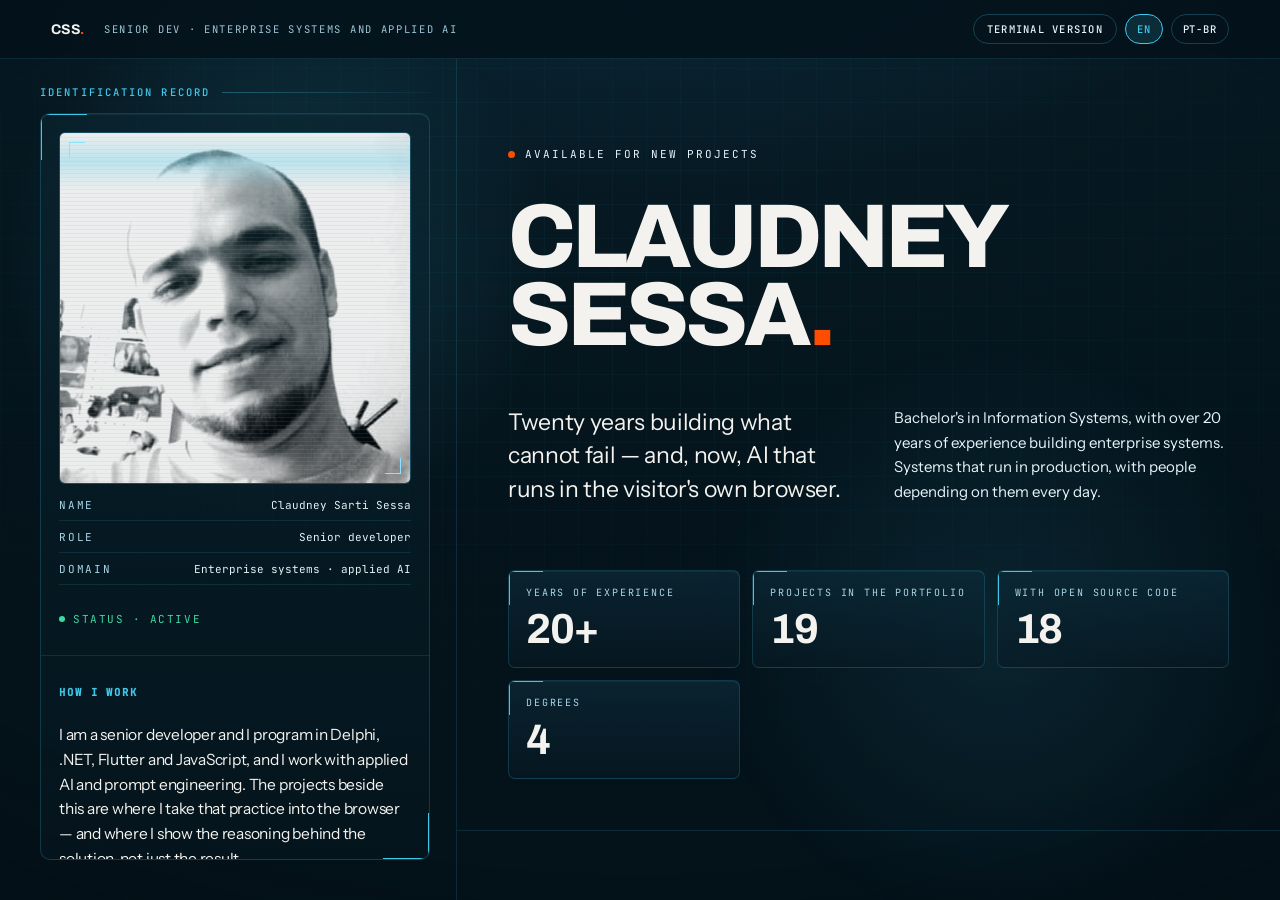
<file: index.html>
<!doctype html>
<html lang="en">
  <head>
    <meta charset="utf-8" />
    <meta name="viewport" content="width=device-width, initial-scale=1" />
    <title>Claudney Sarti Sessa — Senior developer · applied AI</title>
    <meta
      name="description"
      content="Senior systems analyst with over 20 years building enterprise systems, now taking applied AI into the browser. Projects with live demos and open source code."
    />
    <link rel="preload" href="./assets/fonts/archivo-latin.woff2" as="font" type="font/woff2" crossorigin />
    <link rel="stylesheet" href="./assets/studio.css" />
    <link
      rel="icon"
      href="data:image/svg+xml,<svg xmlns='http://www.w3.org/2000/svg' viewBox='0 0 32 32'><text y='26' font-size='26'>◎</text></svg>"
    />
  </head>
  <body>
    <!-- cenário: cinco camadas fixas, sem conteúdo, atrás de tudo -->
    <div class="bg-layer bg-base" aria-hidden="true"></div>
    <div class="bg-layer bg-grid" aria-hidden="true"></div>
    <div class="bg-layer bg-halo-a" aria-hidden="true"></div>
    <div class="bg-layer bg-halo-b" aria-hidden="true"></div>
    <div class="bg-layer bg-vignette" aria-hidden="true"></div>

    <div class="page">
      <header class="topbar">
        <span class="brand">CSS<i>.</i></span>
        <span class="nav-role" id="navRole"></span>
        <div class="topbar-actions">
          <a class="pill" id="terminalBtn" href="./terminal.html"></a>
          <button class="pill pill--lang lang" type="button" data-lang="en" aria-pressed="false">EN</button>
          <button class="pill pill--lang lang" type="button" data-lang="pt" aria-pressed="false">PT-BR</button>
        </div>
      </header>

      <!-- Mesma lógica da página terminal: acima de 900px a janela trava e cada
           coluna rola por conta própria. Abaixo disso tudo empilha e a página
           volta a rolar inteira. -->
      <div class="shell">
        <aside class="side scrollcol">
          <div class="dossier-head">
            <h2 id="dossierTitle"></h2>
            <i aria-hidden="true"></i>
          </div>

          <div class="card">
            <span class="corner corner--tl-h" aria-hidden="true"></span>
            <span class="corner corner--tl-v" aria-hidden="true"></span>
            <span class="corner corner--br-h" aria-hidden="true"></span>
            <span class="corner corner--br-v" aria-hidden="true"></span>

            <div class="card-col">
              <div class="photo">
                <img src="./assets/foto-claudney.webp" alt="Claudney Sarti Sessa" width="460" height="460" />
                <span class="photo-tint" aria-hidden="true"></span>
                <span class="photo-scan" aria-hidden="true"></span>
                <span class="photo-sweep" aria-hidden="true"></span>
                <span class="corner corner--tl-h" aria-hidden="true"></span>
                <span class="corner corner--tl-v" aria-hidden="true"></span>
                <span class="corner corner--br-h" aria-hidden="true"></span>
                <span class="corner corner--br-v" aria-hidden="true"></span>
              </div>
              <div class="fields" id="fields"></div>
              <p class="clearance"><i aria-hidden="true"></i><span id="clearance"></span></p>
            </div>

            <div class="card-col">
              <h3 class="col-label" id="craftTitle"></h3>
              <p class="craft" id="craft"></p>
              <ul class="chips" id="chips"></ul>
            </div>

            <div class="card-col">
              <h3 class="col-label" id="eduTitle"></h3>
              <ul class="edu" id="edu"></ul>
              <div class="card-links" id="cardLinks"></div>
            </div>
          </div>
        </aside>

        <div class="rule" aria-hidden="true"></div>

        <main class="main scrollcol">
          <section class="hero">
            <p class="status-line"><i aria-hidden="true"></i><span id="available"></span></p>
            <h1>Claudney<br />Sessa<i>.</i></h1>
            <div class="hero-cols">
              <p class="headline" id="headline"></p>
              <p class="hero-bio" id="heroBio"></p>
            </div>
            <div class="stats" id="stats"></div>
          </section>

          <section class="work">
            <div class="work-head">
              <h2 id="workTitle"></h2>
              <span class="work-count" id="workCount"></span>
              <p class="work-intro" id="workIntro"></p>
            </div>
            <div id="work"></div>
          </section>

          <section class="cta">
            <p class="cta-label" id="ctaLabel"></p>
            <a class="cta-line" id="ctaLine" href="mailto:claudneysartisessa@gmail.com"></a>
            <div class="foot">
              <span id="footMail"></span>
              <span>© 2026</span>
            </div>
          </section>
        </main>
      </div>
    </div>

    <!-- ordem obrigatória: projetos → conteúdo → idioma → render -->
    <script src="./assets/projects.js"></script>
    <script src="./assets/content.js"></script>
    <script src="./assets/lang.js"></script>
    <script src="./assets/studio.js"></script>
  </body>
</html>
</file>
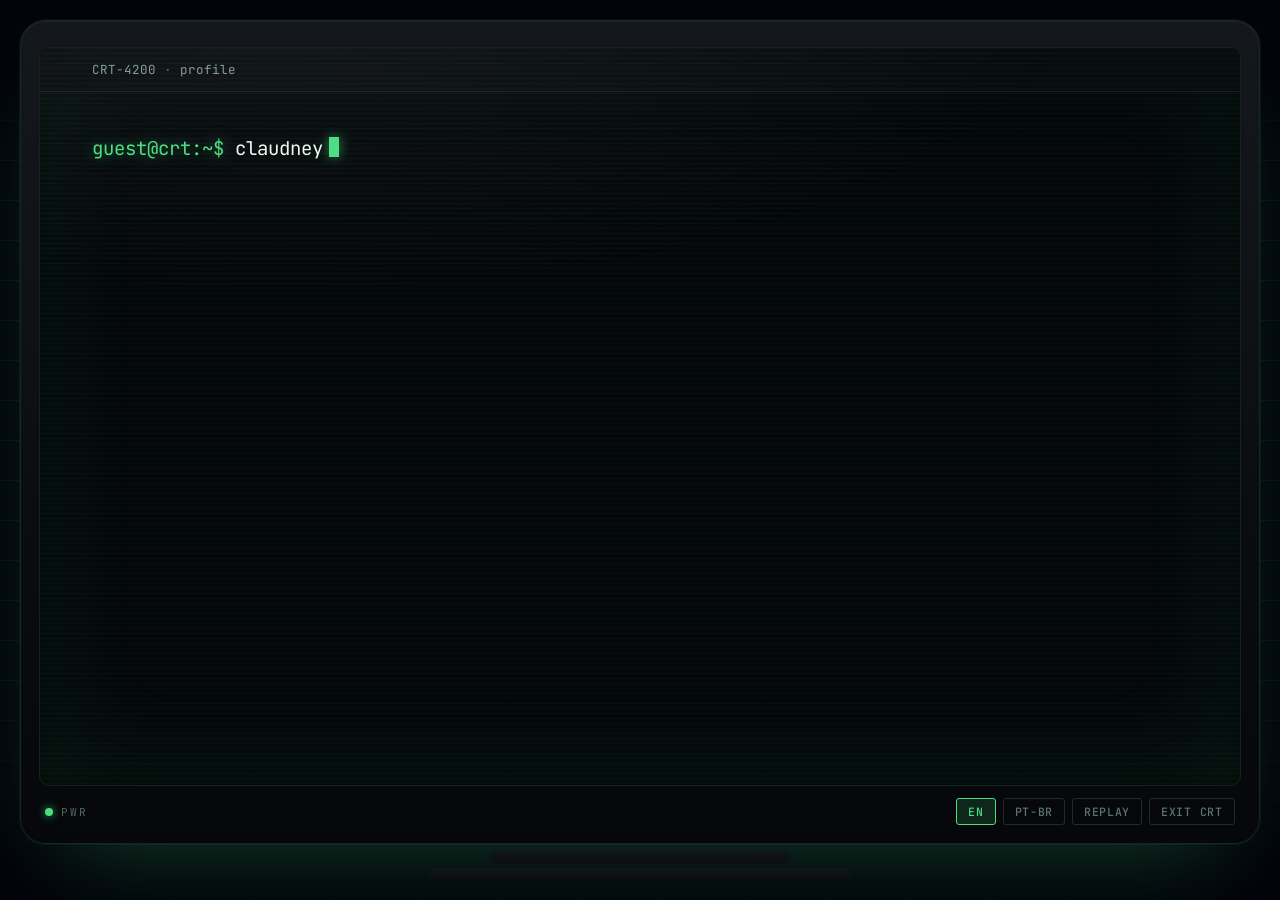
<file: monitor.html>
<!doctype html>
<html lang="en">
  <head>
    <meta charset="utf-8" />
    <meta name="viewport" content="width=device-width, initial-scale=1" />
    <title>claudney_sarti_sessa — animated version</title>
    <meta
      name="description"
      content="Animated CRT version of Claudney Sarti Sessa's profile: senior developer, 20+ years building enterprise systems, applied AI and prompt engineering."
    />
    <link rel="canonical" href="https://claudneysessa.github.io/monitor.html" />
    <meta name="robots" content="noindex, follow" />
    <link
      rel="icon"
      href="data:image/svg+xml,<svg xmlns='http://www.w3.org/2000/svg' viewBox='0 0 32 32'><rect width='32' height='32' rx='5' fill='%2305070A'/><text x='3' y='23' font-family='monospace' font-size='19' fill='%234ADE80'>~/</text></svg>"
    />
    <link rel="preload" href="./assets/fonts/jetbrains-mono-latin.woff2" as="font" type="font/woff2" crossorigin />
    <link rel="stylesheet" href="./assets/style.css" />
    <link rel="stylesheet" href="./assets/monitor.css" />
  </head>
  <body class="crt">
    <div class="scene">
      <div class="bg-lines" aria-hidden="true"></div>
      <div class="floor" aria-hidden="true"></div>
      <div class="halo" aria-hidden="true"></div>

      <div class="monitor">
        <div class="bezel">
          <div class="screen">
            <p class="screen-bar">
              CRT-4200 <span aria-hidden="true">·</span> <span id="crumb">profile</span>
            </p>

            <div class="screen-scroll" id="boot">
              <p class="line-cmd">
                <span class="host">guest@crt:~$</span>
                <span id="typed">claudney_sarti_sessa --profile</span
                ><span class="cursor2" aria-hidden="true"></span>
              </p>

              <p class="line-loading reveal" id="loading">
                &gt; <span id="loading-text">loading profile.md ...</span>
              </p>

              <h1 class="crt-name reveal">Claudney Sarti Sessa</h1>

              <div class="crt-badges reveal" id="crt-badges"></div>

              <p class="crt-bio reveal" id="crt-bio1"></p>

              <div class="crt-block reveal">
                <p class="crt-bio" id="crt-bio2"></p>
                <ul class="chips" id="crt-skills"></ul>
              </div>

              <div class="crt-cta reveal">
                <a class="open-btn" href="./terminal.html" id="open-btn">./open_portfolio</a>
                <span class="hint" id="hint"></span>
                <div class="crt-links" id="crt-links"></div>
              </div>
            </div>

            <div class="scan" aria-hidden="true"></div>
            <div class="glass" aria-hidden="true"></div>
          </div>

          <div class="base">
            <span class="pwr"><i aria-hidden="true"></i> PWR</span>
            <div class="controls">
              <button type="button" class="lang" data-lang="en">EN</button>
              <button type="button" class="lang" data-lang="pt">PT-BR</button>
              <button type="button" class="crt-btn" id="replay">REPLAY</button>
              <a class="crt-btn" href="./terminal.html" id="exit">EXIT CRT</a>
            </div>
          </div>
        </div>

        <div class="pedestal" aria-hidden="true"><span></span><span></span></div>
      </div>
    </div>

    <!-- Ordem obrigatória: projects.js → content.js → página. -->
    <script src="./assets/projects.js"></script>
    <script src="./assets/content.js"></script>
    <script src="./assets/lang.js"></script>
    <script src="./assets/monitor.js"></script>
  </body>
</html>
</file>
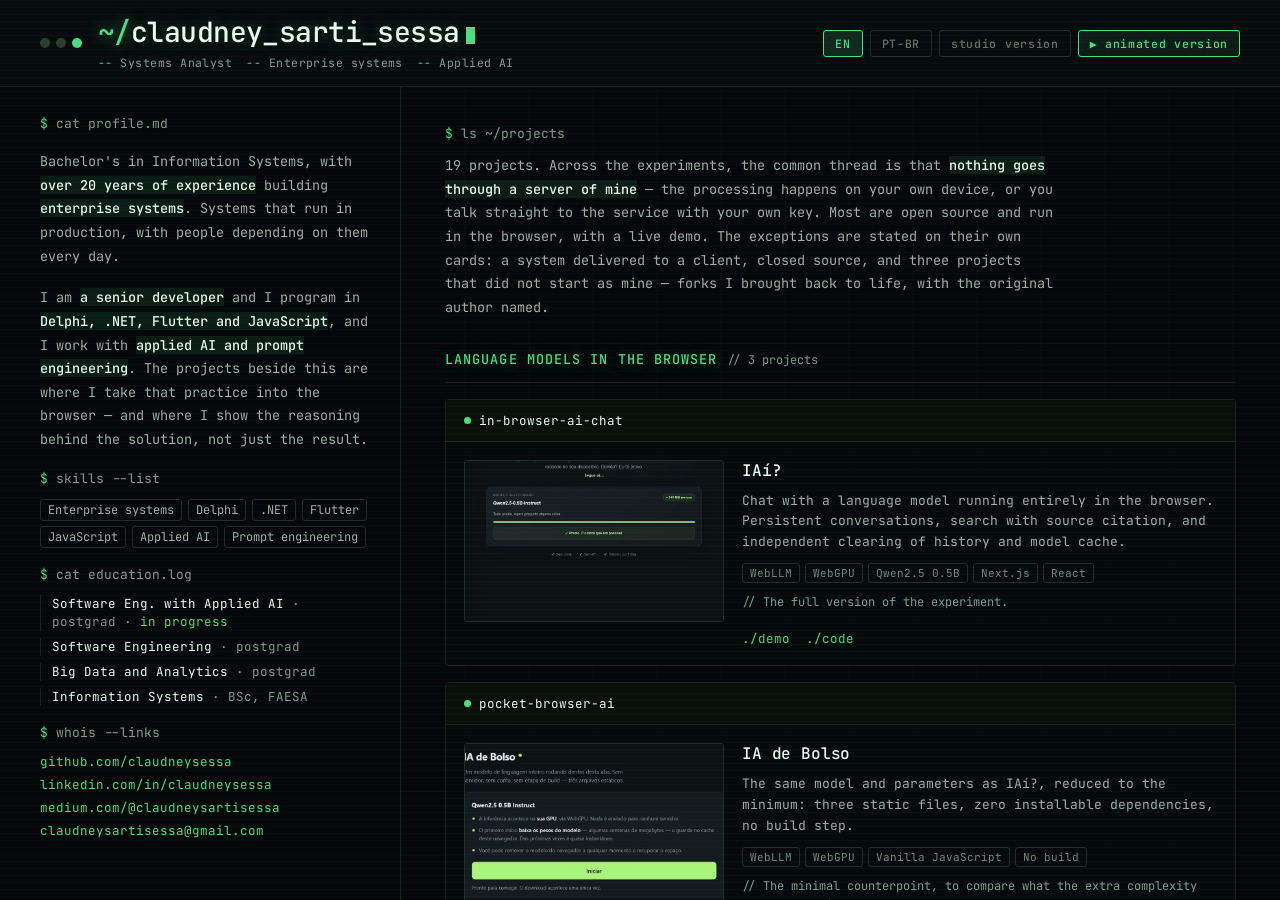
<file: terminal.html>
<!doctype html>
<html lang="en">
  <head>
    <meta charset="utf-8" />
    <meta name="viewport" content="width=device-width, initial-scale=1" />
    <title>claudney_sarti_sessa — Senior developer · .NET, Flutter, JavaScript · applied AI</title>
    <meta
      name="description"
      content="Senior developer with over 20 years building enterprise systems. .NET, Flutter and JavaScript, plus applied AI and prompt engineering. Five AI projects that run entirely in your browser."
    />
    <link rel="canonical" href="https://claudneysessa.github.io/" />

    <meta property="og:type" content="website" />
    <meta property="og:url" content="https://claudneysessa.github.io/" />
    <meta property="og:title" content="claudney_sarti_sessa — Senior developer" />
    <meta
      property="og:description"
      content="20+ years building enterprise systems. .NET, Flutter, JavaScript, applied AI and prompt engineering. Five AI projects that run entirely in your browser."
    />
    <meta name="twitter:card" content="summary" />

    <link
      rel="icon"
      href="data:image/svg+xml,<svg xmlns='http://www.w3.org/2000/svg' viewBox='0 0 32 32'><rect width='32' height='32' rx='5' fill='%2305070A'/><text x='3' y='23' font-family='monospace' font-size='19' fill='%234ADE80'>~/</text></svg>"
    />
    <link rel="preload" href="./assets/fonts/jetbrains-mono-latin.woff2" as="font" type="font/woff2" crossorigin />
    <link rel="stylesheet" href="./assets/style.css" />
  </head>
  <body>
    <div class="page">
      <header class="topbar">
        <div class="dots" aria-hidden="true">
          <span></span><span></span><span class="on"></span>
        </div>

        <div class="ident">
          <h1 class="prompt">
            <span class="tilde">~/</span>claudney_sarti_sessa<span
              class="cursor"
              aria-hidden="true"
            ></span>
          </h1>
          <div class="badges" id="badges"></div>
        </div>

        <div class="controls">
          <button type="button" class="lang" data-lang="en">EN</button>
          <button type="button" class="lang" data-lang="pt">PT-BR</button>
          <a class="studio-link" href="./index.html" id="studio-link"
            >studio version</a
          >
          <a class="animated-link" href="./monitor.html" id="animated-link"
            >▶ animated version</a
          >
        </div>
      </header>

      <div class="shell">
        <aside class="side scrollcol">
          <p class="cmd"><span>$</span> cat profile.md</p>
          <p class="bio" id="bio1"></p>
          <p class="bio" id="bio2"></p>

          <section class="stack">
            <p class="cmd"><span>$</span> skills --list</p>
            <ul class="chips" id="skills"></ul>
          </section>

          <section class="stack">
            <p class="cmd"><span>$</span> cat education.log</p>
            <ul class="edu" id="education"></ul>
          </section>

          <section class="stack">
            <p class="cmd"><span>$</span> whois --links</p>
            <div class="links" id="links"></div>
          </section>
        </aside>

        <div class="rule" aria-hidden="true"></div>

        <main class="main scrollcol">
          <p class="cmd"><span>$</span> ls ~/projects</p>
          <p class="intro" id="intro"></p>

          <div id="groups"></div>

          <section class="cta">
            <div class="cta-text">
              <p class="cta-title"><span>$</span> <span id="cta-title"></span></p>
              <p class="cta-sub" id="cta-sub"></p>
            </div>
            <a class="cta-btn" href="mailto:claudneysartisessa@gmail.com"
              ><span id="cta-btn"></span> →</a
            >
          </section>
        </main>
      </div>
    </div>

    <!-- Ordem obrigatória: projects.js → content.js → página. -->
    <script src="./assets/projects.js"></script>
    <script src="./assets/content.js"></script>
    <script src="./assets/lang.js"></script>
    <script src="./assets/portfolio.js"></script>
  </body>
</html>
</file>
<file: assets/studio.css>
/* Studio — a porta de entrada do site. Tema HUD azul-petróleo.
   Valores conforme o handoff de 14/08/2026, seção "Tokens" e "O portfólio
   (Studio) — notas de implementação".

   As fontes são self-hosted, como a JetBrains Mono já era: o site não carrega
   nada de terceiro em runtime, e o Google Fonts seria exatamente isso. */

@font-face {
  font-family: "Archivo";
  font-style: normal;
  font-weight: 700 800;
  font-display: swap;
  src: url("./fonts/archivo-latin.woff2") format("woff2");
  unicode-range: U+0000-00FF, U+0131, U+0152-0153, U+02BB-02BC, U+02C6, U+02DA,
    U+02DC, U+0304, U+0308, U+0329, U+2000-206F, U+20AC, U+2122, U+2191, U+2193,
    U+2212, U+2215, U+FEFF, U+FFFD;
}

@font-face {
  font-family: "Instrument Sans";
  font-style: normal;
  font-weight: 400 600;
  font-display: swap;
  src: url("./fonts/instrument-sans-latin.woff2") format("woff2");
  unicode-range: U+0000-00FF, U+0131, U+0152-0153, U+02BB-02BC, U+02C6, U+02DA,
    U+02DC, U+0304, U+0308, U+0329, U+2000-206F, U+20AC, U+2122, U+2191, U+2193,
    U+2212, U+2215, U+FEFF, U+FFFD;
}

@font-face {
  font-family: "JetBrains Mono";
  font-style: normal;
  font-weight: 400 500;
  font-display: swap;
  src: url("./fonts/jetbrains-mono-latin.woff2") format("woff2");
  unicode-range: U+0000-00FF, U+0131, U+0152-0153, U+02BB-02BC, U+02C6, U+02DA,
    U+02DC, U+0304, U+0308, U+0329, U+2000-206F, U+20AC, U+2122, U+2191, U+2193,
    U+2212, U+2215, U+FEFF, U+FFFD;
}

:root {
  --bg: #04121a;
  --bg-2: #061821;
  --bg-3: #0b2b3a;
  --panel: linear-gradient(rgb(12 42 56 / 0.72), rgb(7 26 36 / 0.62));
  --panel-soft: linear-gradient(rgb(11 38 50 / 0.55), rgb(6 24 33 / 0.5));
  --line: rgb(64 200 235 / 0.14);
  --line-2: rgb(64 200 235 / 0.18);
  --line-3: rgb(64 200 235 / 0.26);
  --accent: #40c8eb;
  --accent-hi: #8ae4ff;
  --accent-lo: #1e86a8;
  --hot: #ff4d00;
  --ok: #3ed9a3;
  --text: #f4f2ee;
  --text-2: #e6f4fa;
  --label: #a9d6e6;
  --label-2: #9ec6d6;
  --sans: "Instrument Sans", system-ui, -apple-system, sans-serif;
  --display: "Archivo", system-ui, sans-serif;
  --mono: "JetBrains Mono", ui-monospace, monospace;
  --pad: clamp(20px, 4vw, 64px);
}

* { box-sizing: border-box; }

html, body {
  margin: 0;
  padding: 0;
  background: var(--bg);
}

body {
  color: var(--text);
  font-family: var(--sans);
  -webkit-font-smoothing: antialiased;
  overflow-x: hidden;
}

a { color: var(--text); text-decoration: none; }
a:hover { color: var(--hot); }

::selection { background: var(--hot); color: #0a0a0b; }

:focus-visible {
  outline: 2px solid var(--accent);
  outline-offset: 3px;
  border-radius: 4px;
}

/* ---------- Cenário ----------
   Cinco camadas fixas em z-index 0; o conteúdo vive em z-index 1. */

.bg-layer {
  position: fixed;
  z-index: 0;
  pointer-events: none;
}

.bg-base {
  inset: 0;
  background: radial-gradient(120% 80% at 50% -10%, var(--bg-3) 0%, var(--bg-2) 42%, var(--bg) 100%);
}

.bg-grid {
  inset: 0;
  background-image:
    linear-gradient(rgb(64 200 235 / 0.055) 1px, transparent 1px),
    linear-gradient(90deg, rgb(64 200 235 / 0.055) 1px, transparent 1px);
  background-size: 34px 34px;
  -webkit-mask-image: radial-gradient(110% 80% at 50% 30%, rgb(0 0 0 / 0.9), transparent 78%);
  mask-image: radial-gradient(110% 80% at 50% 30%, rgb(0 0 0 / 0.9), transparent 78%);
}

.bg-halo-a {
  left: -8%;
  top: -14%;
  width: min(760px, 70vw);
  height: min(760px, 70vw);
  background: radial-gradient(closest-side, rgb(64 200 235 / 0.16), transparent 72%);
}

.bg-halo-b {
  right: -10%;
  bottom: -16%;
  width: min(820px, 80vw);
  height: min(820px, 80vw);
  background: radial-gradient(closest-side, rgb(64 200 235 / 0.1), transparent 72%);
}

.bg-vignette {
  inset: 0;
  background: radial-gradient(130% 100% at 50% 45%, transparent 52%, rgb(2 8 12 / 0.72) 100%);
}

/* ---------- Topo ---------- */

.topbar {
  position: sticky;
  top: 0;
  z-index: 30;
  display: flex;
  align-items: center;
  flex-wrap: wrap;
  gap: 10px 20px;
  padding: 14px var(--pad);
  background: rgb(4 18 26 / 0.82);
  backdrop-filter: blur(12px);
  border-bottom: 1px solid var(--line);
}

.brand {
  font-family: var(--display);
  font-size: 14px;
  font-weight: 700;
  letter-spacing: -0.02em;
}

.brand i { color: var(--hot); font-style: normal; }

.nav-role {
  font-family: var(--mono);
  font-size: 10.5px;
  letter-spacing: 0.16em;
  text-transform: uppercase;
  color: var(--label-2);
}

.topbar-actions {
  margin-left: auto;
  display: flex;
  align-items: center;
  gap: 8px;
}

.pill {
  display: inline-flex;
  align-items: center;
  padding: 7px 13px;
  border: 1px solid var(--line-3);
  border-radius: 99px;
  background: transparent;
  color: var(--text-2);
  font-family: var(--mono);
  font-size: 10.5px;
  font-weight: 500;
  letter-spacing: 0.12em;
  text-transform: uppercase;
  cursor: pointer;
  white-space: nowrap;
  transition: border-color 0.2s, color 0.2s, background 0.2s;
}

.pill:hover { border-color: var(--hot); color: var(--hot); }

.pill[aria-pressed="true"] {
  border-color: var(--accent);
  background: rgb(64 200 235 / 0.14);
  color: var(--accent);
}

.pill--lang { padding: 7px 11px; letter-spacing: 0.08em; }

/* ---------- Herói ---------- */

/* ---------- Estrutura ----------
   Mesma lógica da página terminal: acima de 900px a janela trava e cada coluna
   rola por conta própria, então a ficha fica sempre visível ao lado do
   trabalho. Abaixo disso tudo empilha e a página volta a rolar inteira. */

/* Coluna central. Sem o teto, num monitor 21:9 a ficha vai para o canto
   esquerdo, o trabalho para o canto direito e sobra um vão morto no meio. O
   cenário continua correndo de ponta a ponta por trás. */
.page {
  position: relative;
  z-index: 1;
  display: flex;
  flex-direction: column;
  min-height: 100vh;
  width: 100%;
  max-width: 1680px;
  margin-inline: auto;
}

/* Acima do teto, as bordas marcam onde a página começa e acaba — sem elas o
   conteúdo parece flutuar solto no fundo. */
@media (min-width: 1681px) {
  .page {
    border-inline: 1px solid var(--line);
    background: rgb(4 18 26 / 0.35);
  }
}

.shell {
  display: flex;
  flex-direction: column;
  flex: 1;
  min-height: 0;
  width: 100%;
}

.side {
  width: 100%;
  padding: 22px var(--pad) 28px;
  display: flex;
  flex-direction: column;
  gap: 14px;
}

.rule { height: 1px; width: 100%; background: var(--line); }

/* container-type habilita as unidades cqw usadas no título: elas medem esta
   coluna, e não a janela. */
.main { width: 100%; container-type: inline-size; }

.scrollcol { scrollbar-width: thin; scrollbar-color: var(--line-3) transparent; }
.scrollcol::-webkit-scrollbar { width: 10px; }

.scrollcol::-webkit-scrollbar-thumb {
  background: rgb(64 200 235 / 0.22);
  border: 3px solid transparent;
  background-clip: padding-box;
  border-radius: 99px;
}

.hero {
  padding: clamp(40px, 6vw, 72px) var(--pad) clamp(32px, 4vw, 56px);
  border-bottom: 1px solid var(--line);
}

.status-line {
  display: flex;
  align-items: center;
  gap: 10px;
  margin-bottom: clamp(22px, 3vw, 38px);
}

.status-line i {
  width: 7px;
  height: 7px;
  border-radius: 99px;
  background: var(--hot);
  animation: softPulse 2.6s ease-in-out infinite;
}

.status-line span {
  font-family: var(--mono);
  font-size: 11px;
  letter-spacing: 0.18em;
  text-transform: uppercase;
  color: var(--text-2);
}

/* O nome mede pela largura da COLUNA, não da janela: com a ficha ocupando
   380px à esquerda, um clamp em vw estourava para fora da coluna principal. */
.hero h1 {
  margin: 0;
  font-family: var(--display);
  font-weight: 800;
  font-size: clamp(44px, 11cqw, 128px);
  line-height: 0.86;
  letter-spacing: -0.045em;
  text-transform: uppercase;
}

.hero h1 i { color: var(--hot); font-style: normal; }

.hero-cols {
  margin-top: clamp(28px, 4vw, 52px);
  display: grid;
  grid-template-columns: repeat(auto-fit, minmax(min(100%, 320px), 1fr));
  gap: clamp(24px, 4vw, 64px);
  align-items: start;
}

.headline {
  margin: 0;
  font-size: clamp(17px, 2.1vw, 23px);
  line-height: 1.45;
  letter-spacing: -0.015em;
  text-wrap: pretty;
}

.hero-bio {
  margin: 0;
  font-size: 15px;
  line-height: 1.65;
  color: var(--text-2);
  max-width: 52ch;
  text-wrap: pretty;
}

/* ---------- Painéis de número ---------- */

.stats {
  margin-top: clamp(32px, 5vw, 64px);
  display: grid;
  grid-template-columns: repeat(auto-fit, minmax(min(100%, 180px), 1fr));
  gap: 12px;
}

.stat {
  position: relative;
  display: flex;
  flex-direction: column;
  gap: 9px;
  padding: 15px 17px 17px;
  border: 1px solid var(--line-2);
  border-radius: 7px;
  background: var(--panel);
  box-shadow: inset 0 1px 0 rgb(120 220 255 / 0.07);
  overflow: hidden;
}

/* cantoneira: duas linhas de 1px, e não uma borda inteira */
.stat::before,
.stat::after {
  content: "";
  position: absolute;
  top: 0;
  left: 0;
  background: var(--accent);
}

.stat::before { width: 34px; height: 1px; }
.stat::after { width: 1px; height: 34px; }

.stat b {
  font-family: var(--mono);
  font-size: 10px;
  font-weight: 400;
  letter-spacing: 0.18em;
  text-transform: uppercase;
  color: var(--label);
  line-height: 1.35;
  order: 1;
}

.stat span {
  font-family: var(--display);
  font-size: clamp(28px, 3.6vw, 42px);
  font-weight: 700;
  letter-spacing: -0.035em;
  line-height: 1;
  order: 2;
}

/* ---------- Trabalho ---------- */

.work { padding: clamp(44px, 6vw, 88px) var(--pad) clamp(24px, 4vw, 48px); }

.work-head {
  display: flex;
  align-items: baseline;
  flex-wrap: wrap;
  gap: 10px 16px;
  margin-bottom: clamp(20px, 3vw, 34px);
}

.work-head h2 {
  margin: 0;
  font-family: var(--display);
  font-size: clamp(26px, 3.4vw, 42px);
  font-weight: 700;
  letter-spacing: -0.035em;
  text-transform: uppercase;
}

.work-count {
  font-family: var(--mono);
  font-size: 11px;
  letter-spacing: 0.14em;
  text-transform: uppercase;
  color: var(--label-2);
}

.work-intro {
  margin: 0 0 0 auto;
  font-size: 14px;
  line-height: 1.6;
  color: var(--text-2);
  max-width: 46ch;
  text-wrap: pretty;
}

.work-intro strong {
  color: var(--text);
  font-weight: 600;
  background: rgb(64 200 235 / 0.12);
}

.group { padding-bottom: clamp(28px, 4vw, 46px); }

.group-head {
  display: flex;
  align-items: center;
  gap: 14px;
  padding-bottom: 14px;
}

/* A categoria é a única coisa que separa 17 cards em blocos legíveis, então
   ela precisa de peso próprio — em mono e 10px ela sumia entre os cards. */
.group-head h3 {
  margin: 0;
  font-family: var(--display);
  font-size: clamp(17px, 2vw, 22px);
  font-weight: 700;
  letter-spacing: -0.01em;
  text-transform: uppercase;
  color: var(--accent-hi);
  text-shadow: 0 0 22px rgb(64 200 235 / 0.28);
}

.group-head i {
  flex: 1;
  height: 1px;
  background: linear-gradient(90deg, rgb(64 200 235 / 0.35), rgb(64 200 235 / 0.04));
}

/* Grade de cards. No máximo três por linha: com quatro, a captura fica pequena
   demais para dizer alguma coisa, e o nome do projeto começa a quebrar. */
.cards {
  display: grid;
  grid-template-columns: 1fr;
  gap: 14px;
}

/* As colunas medem a coluna de trabalho, não a janela: a ficha ocupa 380px à
   esquerda, então uma media query de largura de janela erraria a conta. */
@container (min-width: 620px) {
  .cards { grid-template-columns: repeat(2, minmax(0, 1fr)); }
}

@container (min-width: 980px) {
  .cards { grid-template-columns: repeat(3, minmax(0, 1fr)); }
}

/* card de projeto */
.row {
  position: relative;
  display: flex;
  flex-direction: column;
  gap: 12px;
  padding: 16px;
  border: 1px solid var(--line);
  border-radius: 8px;
  background: var(--panel-soft);
  box-shadow: inset 0 1px 0 rgb(120 220 255 / 0.05);
  color: var(--text);
  transition: border-color 0.22s ease, box-shadow 0.22s ease, transform 0.22s ease;
}

.row:hover {
  border-color: rgb(64 200 235 / 0.5);
  box-shadow:
    inset 0 1px 0 rgb(120 220 255 / 0.08),
    0 0 0 1px rgb(64 200 235 / 0.12),
    0 22px 48px -26px rgb(64 200 235 / 0.35);
  transform: translateY(-2px);
  color: var(--text);
}

/* O número vira etiqueta sobre a captura, e não uma coluna: numa grade de três
   colunas, uma coluna só para dois dígitos come largura que o texto precisa. */
.row-num {
  position: absolute;
  top: 24px;
  left: 24px;
  z-index: 2;
  padding: 3px 7px;
  border-radius: 3px;
  background: rgb(4 18 26 / 0.8);
  font-family: var(--mono);
  font-size: 10.5px;
  color: var(--accent);
}

.row-body { min-width: 0; display: flex; flex-direction: column; gap: 8px; }

.row-title {
  display: flex;
  align-items: baseline;
  flex-wrap: wrap;
  gap: 4px 10px;
}

.row-title h4 {
  margin: 0;
  font-family: var(--display);
  font-size: 22px;
  font-weight: 600;
  letter-spacing: -0.03em;
  line-height: 1.1;
}

.row-tag {
  font-family: var(--mono);
  font-size: 11px;
  letter-spacing: 0.06em;
  color: var(--label);
}

.row-desc {
  margin: 0;
  font-size: 13.5px;
  line-height: 1.55;
  color: var(--text-2);
  text-wrap: pretty;
}

.row-note {
  margin: 0;
  font-family: var(--mono);
  font-size: 11px;
  line-height: 1.5;
  color: var(--label-2);
  text-wrap: pretty;
}

.row-arrow {
  position: absolute;
  top: 22px;
  right: 22px;
  z-index: 2;
  width: 26px;
  height: 26px;
  display: grid;
  place-items: center;
  border-radius: 99px;
  background: rgb(4 18 26 / 0.8);
  font-family: var(--display);
  font-size: 14px;
  color: var(--accent);
  opacity: 0.85;
}

/* A captura passa a ser o topo do card, como na página terminal. */
.row-shot {
  width: 100%;
  aspect-ratio: 16 / 10;
  border: 1px solid rgb(64 200 235 / 0.2);
  border-radius: 5px;
  overflow: hidden;
  background: var(--bg-2);
}

.row-shot img { width: 100%; height: 100%; object-fit: cover; display: block; }
.row-shot--logo { background: #f4f6f5; }
.row-shot--logo-dark { background: #16151a; }
.row-shot--logo img { object-fit: contain; padding: 14px; }

/* ---------- Ficha de identificação ---------- */

.dossier-head {
  display: flex;
  align-items: center;
  gap: 12px;
}

.dossier-head h2 {
  margin: 0;
  font-family: var(--mono);
  font-size: 10.5px;
  font-weight: 500;
  letter-spacing: 0.2em;
  text-transform: uppercase;
  color: var(--accent);
}

.dossier-head i {
  flex: 1;
  height: 1px;
  background: linear-gradient(90deg, rgb(64 200 235 / 0.35), rgb(64 200 235 / 0.04));
}

.dossier-head span {
  font-family: var(--mono);
  font-size: 10.5px;
  letter-spacing: 0.14em;
  color: var(--label);
}

/* A ficha é a coluna da esquerda inteira: uma peça vertical, não três colunas
   lado a lado como no protótipo, que pressupunha a largura da página. */
.card {
  position: relative;
  width: 100%;
  display: flex;
  flex-direction: column;
  border: 1px solid rgb(64 200 235 / 0.2);
  border-radius: 10px;
  background: linear-gradient(rgb(11 38 50 / 0.6), rgb(6 24 33 / 0.52));
  box-shadow: inset 0 1px 0 rgb(120 220 255 / 0.07);
  overflow: hidden;
}

/* cantoneiras nos quatro cantos */
.corner {
  position: absolute;
  background: var(--accent);
}

.corner--tl-h { top: 0; left: 0; width: 46px; height: 1px; }
.corner--tl-v { top: 0; left: 0; width: 1px; height: 46px; }
.corner--br-h { bottom: 0; right: 0; width: 46px; height: 1px; }
.corner--br-v { bottom: 0; right: 0; width: 1px; height: 46px; }

.card-col {
  padding: 18px;
  display: flex;
  flex-direction: column;
  gap: 14px;
  border-bottom: 1px solid var(--line);
}

.card-col:last-child { border-bottom: 0; }

/* A foto ocupa a largura da ficha. Num painel de 380px, os 186px do protótipo
   deixavam metade da coluna vazia ao lado dela.

   A proporção é 1/1 porque o arquivo é 460x460: em 4/3 o `cover` cortava a
   faixa de baixo e o queixo ficava pela metade. Quadrado, a foto aparece
   inteira e não há corte nenhum. */
.photo {
  position: relative;
  width: 100%;
  aspect-ratio: 1 / 1;
  border: 1px solid rgb(64 200 235 / 0.3);
  border-radius: 6px;
  overflow: hidden;
  background: var(--bg-2);
}

.photo img {
  position: absolute;
  inset: 0;
  width: 100%;
  height: 100%;
  object-fit: cover;
  object-position: center center;
  filter: grayscale(1) contrast(1.15) brightness(0.92);
}

.photo-tint {
  position: absolute;
  inset: 0;
  background: linear-gradient(180deg, rgb(64 200 235 / 0.32), rgb(4 18 26 / 0.55));
  mix-blend-mode: screen;
  opacity: 0.55;
}

.photo-scan {
  position: absolute;
  inset: 0;
  background: repeating-linear-gradient(180deg, rgb(64 200 235 / 0.12) 0 1px, transparent 1px 4px);
}

.photo-sweep {
  position: absolute;
  left: 0;
  right: 0;
  height: 56px;
  background: linear-gradient(180deg, transparent, rgb(64 200 235 / 0.28), transparent);
  animation: scanLine 4.6s ease-in-out infinite;
}

.photo .corner { background: var(--accent-hi); }
.photo .corner--tl-h { top: 9px; left: 9px; width: 16px; }
.photo .corner--tl-v { top: 9px; left: 9px; height: 16px; }
.photo .corner--br-h { bottom: 9px; right: 9px; width: 16px; }
.photo .corner--br-v { bottom: 9px; right: 9px; height: 16px; }

.fields {
  display: flex;
  flex-direction: column;
  gap: 9px;
  font-family: var(--mono);
  font-size: 11px;
}

.field {
  display: flex;
  align-items: baseline;
  justify-content: space-between;
  gap: 14px;
  padding-bottom: 8px;
  border-bottom: 1px solid rgb(64 200 235 / 0.12);
}

.field b {
  font-weight: 400;
  letter-spacing: 0.16em;
  text-transform: uppercase;
  color: var(--label);
}

.field span { color: #e4f3f8; text-align: right; }

.clearance {
  display: flex;
  align-items: center;
  gap: 8px;
  padding-top: 2px;
  font-family: var(--mono);
  font-size: 11px;
  letter-spacing: 0.14em;
  text-transform: uppercase;
  color: var(--ok);
}

.clearance i {
  width: 6px;
  height: 6px;
  border-radius: 99px;
  background: var(--ok);
  animation: softPulse 2.6s ease-in-out infinite;
}

.col-label {
  font-family: var(--mono);
  font-size: 10.5px;
  letter-spacing: 0.18em;
  text-transform: uppercase;
  color: var(--accent);
}

.craft {
  margin: 0;
  font-size: 15.5px;
  line-height: 1.6;
  letter-spacing: -0.015em;
  text-wrap: pretty;
}

.craft strong {
  font-weight: 600;
  background: rgb(64 200 235 / 0.12);
}

.chips { display: flex; flex-wrap: wrap; gap: 7px; padding-top: 2px; margin: 0; list-style: none; }

.chips li {
  padding: 5px 10px;
  border: 1px solid rgb(64 200 235 / 0.22);
  border-radius: 99px;
  background: rgb(11 38 50 / 0.5);
  font-size: 12px;
  color: #bfd9e2;
}

.edu { display: flex; flex-direction: column; gap: 8px; margin: 0; padding: 0; list-style: none; }

.edu li {
  display: flex;
  flex-direction: column;
  gap: 4px;
  padding: 10px 12px;
  border: 1px solid var(--line);
  border-radius: 6px;
  background: rgb(6 24 33 / 0.55);
}

.edu b { font-size: 13.5px; font-weight: 400; letter-spacing: -0.01em; }

.edu span {
  font-family: var(--mono);
  font-size: 10.5px;
  letter-spacing: 0.08em;
  color: var(--label);
}

.edu span i { color: var(--hot); font-style: normal; }

.card-links {
  margin-top: auto;
  padding-top: 12px;
  border-top: 1px solid var(--line);
  display: flex;
  flex-wrap: wrap;
  gap: 8px 18px;
  font-family: var(--mono);
  font-size: 12px;
}

/* ---------- Chamada final ---------- */

.cta {
  padding: clamp(48px, 8vw, 110px) var(--pad) clamp(56px, 8vw, 110px);
  border-top: 1px solid var(--line);
}

.cta-label {
  font-family: var(--mono);
  font-size: 10.5px;
  letter-spacing: 0.18em;
  text-transform: uppercase;
  color: var(--label-2);
}

.cta-line {
  display: block;
  margin-top: 18px;
  font-family: var(--display);
  font-size: clamp(28px, 6.4vw, 88px);
  font-weight: 700;
  letter-spacing: -0.045em;
  line-height: 1;
  text-transform: uppercase;
  overflow-wrap: anywhere;
}

.foot {
  margin-top: clamp(28px, 4vw, 48px);
  padding-top: 18px;
  border-top: 1px solid var(--line);
  display: flex;
  flex-wrap: wrap;
  gap: 12px 24px;
  align-items: center;
  justify-content: space-between;
  font-family: var(--mono);
  font-size: 11px;
  letter-spacing: 0.1em;
  text-transform: uppercase;
  color: var(--label-2);
}

/* ---------- Movimento ---------- */

@keyframes softPulse { 0%, 100% { opacity: 1; } 50% { opacity: 0.35; } }

@keyframes scanLine {
  0% { transform: translateY(-60px); }
  50% { transform: translateY(100%); }
  100% { transform: translateY(-60px); }
}

/* ---------- Larguras ---------- */

/* ---------- Desktop: janela travada, colunas rolando sozinhas ---------- */

@media (min-width: 900px) {
  .page { height: 100vh; overflow: hidden; }

  .shell { flex-direction: row; overflow: hidden; }

  .side {
    width: 456px;
    flex: 0 0 456px;
    overflow-y: auto;
    padding: 26px 26px 40px 40px;
  }

  .rule { width: 1px; height: 100%; flex: 0 0 1px; }

  .main { flex: 1; overflow-y: auto; }
}

@media (max-width: 899px) {
  /* A ficha vem primeiro no HTML porque é a coluna da esquerda no desktop.
     Empilhada, o nome tem que abrir a página — então ela desce. */
  .side { order: 2; border-top: 1px solid var(--line); }
  .main { order: 1; }
  .rule { display: none; }
}

@media (max-width: 599px) {
  .row { padding: 14px; }
  .work-intro { margin-left: 0; }
}

/* Alvo de toque: a regra é por ponteiro, não por largura — notebook com tela
   sensível ao toque também precisa, e celular com mouse não. */
@media (pointer: coarse) {
  .pill { min-height: 44px; }
  .card-links a,
  .foot a { display: inline-flex; align-items: center; min-height: 44px; }
}

@media (prefers-reduced-motion: reduce) {
  *, *::before, *::after {
    animation: none !important;
    transition: none !important;
  }
  .row:hover { transform: none; }
}
</file>
<file: assets/style.css>
/* Tema "terminal" — valores conforme o handoff em handoff/README.md.
   Tokens abaixo espelham a tabela de Design Tokens desse documento. */

@font-face {
  font-family: "JetBrains Mono";
  font-style: normal;
  font-weight: 400;
  font-display: swap;
  src: url("./fonts/jetbrains-mono-latin.woff2") format("woff2");
  unicode-range: U+0000-00FF, U+0131, U+0152-0153, U+02BB-02BC, U+02C6, U+02DA,
    U+02DC, U+0304, U+0308, U+0329, U+2000-206F, U+20AC, U+2122, U+2191, U+2193,
    U+2212, U+2215, U+FEFF, U+FFFD;
}

@font-face {
  font-family: "JetBrains Mono";
  font-style: normal;
  font-weight: 500;
  font-display: swap;
  src: url("./fonts/jetbrains-mono-latin.woff2") format("woff2");
  unicode-range: U+0000-00FF, U+0131, U+0152-0153, U+02BB-02BC, U+02C6, U+02DA,
    U+02DC, U+0304, U+0308, U+0329, U+2000-206F, U+20AC, U+2122, U+2191, U+2193,
    U+2212, U+2215, U+FEFF, U+FFFD;
}

:root {
  --bg: #05070a;
  --surface: #080b0e;
  --surface-2: #0a0f0c;
  --border: #16221a;
  --border-2: #1e2e24;
  --accent: #4ade80;
  --accent-hover: #bbf7d0;
  --text-hi: #e9fbef;
  --text: #9eb0a5;
  --text-dim: #7e9c8b;
  --text-dim-2: #6d8a79;
  --dot-off: #2a3d2f;
  --mono: "JetBrains Mono", ui-monospace, monospace;
}

* {
  box-sizing: border-box;
}

html,
body {
  margin: 0;
  padding: 0;
  height: 100%;
  background: var(--bg);
}

body {
  color: #bfc9c2;
  font-family: var(--mono);
  -webkit-font-smoothing: antialiased;
}

a {
  color: var(--accent);
  text-decoration: none;
}

a:hover {
  color: var(--accent-hover);
}

::selection {
  background: var(--accent);
  color: var(--bg);
}

:focus-visible {
  outline: 2px solid var(--accent);
  outline-offset: 2px;
  border-radius: 3px;
}

@keyframes blink {
  0%,
  49% {
    opacity: 1;
  }
  50%,
  100% {
    opacity: 0;
  }
}

/* Overlay CRT. Mantido sutil de propósito: versões mais densas e a vinheta
   radial foram testadas e rejeitadas por prejudicar a leitura. Não adensar. */
body::after {
  content: "";
  position: fixed;
  inset: 0;
  pointer-events: none;
  z-index: 9;
  background: repeating-linear-gradient(
    180deg,
    rgb(74 222 128 / 0.03) 0 1px,
    transparent 1px 7px
  );
}

/* Coluna central. Num monitor ultra wide sem teto, o perfil vai para um canto,
   os projetos para o outro, e a linha de texto fica longa demais para ler. */
.page {
  display: flex;
  flex-direction: column;
  min-height: 100vh;
  width: 100%;
  max-width: 1680px;
  margin-inline: auto;
}

/* Acima do teto, as bordas marcam onde a página começa e acaba. */
@media (min-width: 1681px) {
  .page {
    border-inline: 1px solid var(--border);
    background: rgb(8 11 14 / 0.35);
  }
}

/* ---------- Toolbar ---------- */

.topbar {
  position: sticky;
  top: 0;
  z-index: 5;
  display: flex;
  flex-wrap: wrap;
  align-items: center;
  gap: 10px 16px;
  padding: 12px 20px;
  background: var(--surface);
  border-bottom: 1px solid var(--border);
}

.dots {
  display: flex;
  gap: 6px;
  align-items: center;
}

.dots span {
  width: 10px;
  height: 10px;
  border-radius: 99px;
  background: var(--dot-off);
}

.dots .on {
  background: var(--accent);
}

.ident {
  display: flex;
  flex-direction: column;
  gap: 7px;
  min-width: 0;
}

.prompt {
  margin: 0;
  font-size: clamp(22px, 5.4vw, 28px);
  font-weight: 500;
  letter-spacing: -0.02em;
  line-height: 1.15;
  color: var(--text-hi);
  white-space: nowrap;
  text-shadow: 0 0 18px rgb(74 222 128 / 0.28);
}

.prompt .tilde {
  color: var(--accent);
  text-shadow: 0 0 14px rgb(74 222 128 / 0.6);
}

.cursor {
  display: inline-block;
  width: 9px;
  height: 17px;
  margin-left: 6px;
  background: var(--accent);
  vertical-align: -2px;
  animation: blink 1.1s step-end infinite;
}

.badges {
  display: flex;
  flex-wrap: wrap;
  gap: 6px 14px;
  font-size: 11.5px;
  letter-spacing: 0.04em;
  color: var(--text-dim);
}

.badges b {
  color: var(--accent);
  font-weight: 400;
}

.controls {
  display: flex;
  flex-wrap: wrap;
  align-items: center;
  gap: 7px;
  margin-left: auto;
}

/* Link para a versão animada: pulsa para convidar sem gritar. */
@keyframes pulseBtn {
  0%,
  100% {
    box-shadow: 0 0 0 0 rgb(74 222 128 / 0.45);
    border-color: var(--accent);
  }
  55% {
    box-shadow: 0 0 0 7px rgb(74 222 128 / 0);
    border-color: #2f6b45;
  }
}

.animated-link {
  padding: 5px 11px;
  border: 1px solid var(--accent);
  border-radius: 3px;
  background: rgb(74 222 128 / 0.08);
  color: var(--accent);
  font-size: 11.5px;
  font-weight: 500;
  letter-spacing: 0.06em;
  white-space: nowrap;
  animation: pulseBtn 2.2s ease-out infinite;
}

.animated-link:hover {
  background: rgb(74 222 128 / 0.18);
  color: var(--accent-hover);
}

.lang {
  padding: 5px 11px;
  border: 1px solid var(--border-2);
  border-radius: 3px;
  background: transparent;
  color: #5c7767;
  font-family: var(--mono);
  font-size: 11.5px;
  font-weight: 500;
  letter-spacing: 0.06em;
  cursor: pointer;
}

/* Link para a versão Studio. Mesma pílula dos botões de idioma, para não criar
   um terceiro peso visual numa barra que já tem dois. */
.studio-link {
  padding: 5px 11px;
  border: 1px solid var(--border-2);
  border-radius: 3px;
  color: #5c7767;
  font-size: 11.5px;
  font-weight: 500;
  letter-spacing: 0.06em;
  white-space: nowrap;
}

.studio-link:hover {
  border-color: var(--accent);
  color: var(--accent);
}

.lang[aria-pressed="true"] {
  border-color: var(--accent);
  background: rgb(74 222 128 / 0.14);
  color: var(--accent);
}

/* ---------- Shell e colunas ---------- */

.shell {
  display: flex;
  flex-direction: column;
  flex: 1;
  min-height: 0;
  width: 100%;
}

.side {
  width: 100%;
  padding: 24px 20px;
  display: flex;
  flex-direction: column;
  gap: 18px;
}

.rule {
  height: 1px;
  width: 100%;
  background: var(--border);
}

.main {
  width: 100%;
  padding: 28px 20px 64px;
  background-image: linear-gradient(rgb(74 222 128 / 0.03) 1px, transparent 1px),
    linear-gradient(90deg, rgb(74 222 128 / 0.03) 1px, transparent 1px);
  background-size: 64px 64px;
}

.scrollcol::-webkit-scrollbar {
  width: 10px;
}

.scrollcol::-webkit-scrollbar-thumb {
  background: var(--border-2);
  border: 3px solid var(--bg);
  border-radius: 99px;
}

.scrollcol {
  scrollbar-width: thin;
  scrollbar-color: var(--border-2) transparent;
}

/* ---------- Linhas de comando e perfil ---------- */

.cmd {
  display: flex;
  align-items: center;
  gap: 8px;
  margin: 0;
  font-size: 13px;
  color: var(--text-dim);
}

.cmd span {
  color: var(--accent);
}

.bio {
  margin: 0;
  font-size: 13.5px;
  line-height: 1.75;
  color: var(--text);
  text-wrap: pretty;
}

/* Efeito de trecho selecionado, usado nos destaques da bio e da introdução. */
.bio strong,
.intro strong {
  color: var(--text-hi);
  font-weight: 500;
  background: rgb(74 222 128 / 0.1);
}

.stack {
  display: flex;
  flex-direction: column;
  gap: 12px;
}

.chips,
.edu {
  margin: 0;
  padding: 0;
  list-style: none;
}

.chips {
  display: flex;
  flex-wrap: wrap;
  gap: 5px 6px;
  font-size: 12px;
  color: var(--text);
}

.chips li {
  padding: 2px 7px;
  border: 1px solid var(--border-2);
  border-radius: 3px;
  white-space: nowrap;
}

.edu {
  display: flex;
  flex-direction: column;
  gap: 7px;
}

.edu li {
  border-left: 1px solid var(--border);
  padding-left: 11px;
  font-size: 12.5px;
  line-height: 1.45;
  color: var(--text-hi);
}

.edu .level {
  color: var(--text-dim);
}

.edu .note {
  color: var(--accent);
}

.links {
  display: flex;
  flex-direction: column;
  gap: 6px;
  font-size: 12.5px;
}

/* ---------- Portfólio ---------- */

.intro {
  margin: 12px 0 30px;
  font-size: 13.5px;
  line-height: 1.75;
  color: var(--text);
  max-width: 78ch;
  text-wrap: pretty;
}

.group {
  padding-bottom: 30px;
}

.group-head {
  display: flex;
  align-items: baseline;
  gap: 10px;
  padding-bottom: 14px;
  border-bottom: 1px solid var(--border);
}

.group-head h2 {
  margin: 0;
  font-size: 13.5px;
  font-weight: 500;
  letter-spacing: 0.08em;
  text-transform: uppercase;
  color: var(--accent);
  text-shadow: 0 0 14px rgb(74 222 128 / 0.35);
}

.group-head span {
  font-size: 12px;
  color: var(--text-dim);
}

.cards {
  display: grid;
  grid-template-columns: repeat(auto-fit, minmax(min(100%, 620px), 1fr));
  gap: 16px;
  padding-top: 16px;
}

.card {
  display: flex;
  flex-direction: column;
  border: 1px solid var(--border);
  border-radius: 4px;
  background: rgb(8 11 14 / 0.86);
  transition: border-color 0.2s, box-shadow 0.2s, transform 0.2s;
}

.card:hover {
  border-color: var(--accent);
  box-shadow: 0 0 0 1px rgb(74 222 128 / 0.18),
    0 18px 40px -22px rgb(74 222 128 / 0.35);
  transform: translateY(-2px);
}

.card-bar {
  display: flex;
  align-items: center;
  gap: 8px;
  padding: 12px 18px;
  border-bottom: 1px solid var(--border);
  background: var(--surface-2);
}

.card-bar i {
  flex: 0 0 7px;
  width: 7px;
  height: 7px;
  border-radius: 99px;
  background: var(--accent);
}

.card-bar span {
  font-size: 12.5px;
  color: var(--text-hi);
}

.card-body {
  display: flex;
  flex-wrap: wrap;
  gap: 18px;
  align-items: flex-start;
  flex: 1;
  padding: 18px;
}

.shot {
  flex: 1 1 200px;
  align-self: flex-start;
  max-width: 260px;
  aspect-ratio: 16 / 10;
  min-height: 0;
  border: 1px solid var(--border-2);
  border-radius: 3px;
  overflow: hidden;
  background: var(--surface-2);
  box-shadow: inset 0 0 24px rgb(0 0 0 / 0.6);
}

.shot img {
  width: 100%;
  height: 100%;
  object-fit: cover;
  display: block;
}

/* Biblioteca não tem tela. No lugar da captura entra a marca do projeto, que é
   arte de terceiro e não pode ser cortada nem recolorida: placa clara para o
   logotipo escuro ficar legível, "contain" para caber inteiro. */
.shot--logo {
  background: #f4f6f5;
  box-shadow: none;
  display: grid;
  place-items: center;
  padding: 18px;
}

/* Marca com partes brancas some na placa clara. Trocar o fundo é legítimo;
   inverter ou tingir arte de terceiro, não. */
.shot--logo-dark {
  background: #16151a;
}

.shot--logo img {
  width: auto;
  height: auto;
  max-width: 100%;
  max-height: 100%;
  object-fit: contain;
}

.card-text {
  flex: 1 1 240px;
  min-width: min(100%, 240px);
  display: flex;
  flex-direction: column;
  gap: 10px;
}

.card-text h3 {
  margin: 0;
  font-size: 16px;
  font-weight: 500;
  letter-spacing: -0.01em;
  color: var(--text-hi);
}

.card-text .desc {
  margin: 0;
  font-size: 13px;
  line-height: 1.6;
  color: var(--text);
  text-wrap: pretty;
}

.card-text .tags {
  display: flex;
  flex-wrap: wrap;
  gap: 5px;
  margin: 0;
  padding: 0;
  list-style: none;
}

.card-text .tags li {
  padding: 2px 7px;
  border: 1px solid var(--border-2);
  border-radius: 3px;
  font-size: 11px;
  color: var(--text-dim-2);
}

.card-text .note {
  margin: 0;
  font-size: 12px;
  line-height: 1.6;
  color: var(--text-dim);
  text-wrap: pretty;
}

.card-links {
  display: flex;
  gap: 16px;
  margin-top: auto;
  padding-top: 8px;
  font-size: 12.5px;
}

/* ---------- CTA ---------- */

.cta {
  display: flex;
  align-items: center;
  justify-content: space-between;
  flex-wrap: wrap;
  gap: 22px;
  margin-top: 6px;
  padding: 22px 24px;
  border: 1px solid var(--border);
  border-radius: 4px;
  background: var(--surface);
}

.cta-text {
  display: flex;
  flex-direction: column;
  gap: 7px;
}

.cta-title {
  margin: 0;
  font-size: 15px;
  color: var(--text-hi);
}

.cta-title span:first-child {
  color: var(--accent);
}

.cta-sub {
  margin: 0;
  font-size: 12.5px;
  color: var(--text-dim);
}

.cta-btn {
  padding: 10px 18px;
  border-radius: 4px;
  background: var(--accent);
  color: var(--bg);
  font-size: 12.5px;
  font-weight: 500;
  box-shadow: 0 0 22px rgb(74 222 128 / 0.35);
}

.cta-btn:hover {
  background: var(--accent-hover);
  color: var(--bg);
}

/* ---------- Telas estreitas ---------- */

/* O layout já nascia em uma coluna, então isto não é uma reescrita: é a
   correção do que realmente apertava num telefone, medido em 320, 360 e 390px
   com o conteúdo real. Nada daqui alcança o desktop. */

@media (max-width: 599px) {
  /* A captura tinha 260px fixos ao lado de um texto de largura total, o que
     deixava uma sobra morta à direita do card. No telefone ela ocupa a linha. */
  .shot {
    flex: 1 1 100%;
    max-width: none;
  }

  .card-body {
    gap: 14px;
    padding: 14px;
  }

  .card-bar {
    padding: 11px 14px;
  }

  /* A contagem "// 3 projetos" caía na segunda linha colada no título. */
  .group-head {
    flex-wrap: wrap;
    row-gap: 4px;
  }

  .group {
    padding-bottom: 24px;
  }
}

@media (max-width: 380px) {
  .topbar {
    padding: 12px 14px;
  }

  .side {
    padding: 20px 14px;
  }

  .main {
    padding: 22px 14px 52px;
  }
}

/* Em 320px o prompt em nowrap estourava 11px para fora da tela — o único
   overflow horizontal que a página tinha. */
@media (max-width: 359px) {
  .prompt {
    white-space: normal;
    overflow-wrap: anywhere;
  }
}

/* Alvos de toque. O dedo não acerta um link de 20px de altura; o mouse acerta.
   Por isso a regra é por tipo de ponteiro, e não por largura: um notebook com
   tela sensível ao toque também ganha o alvo maior, e um telefone ligado a um
   mouse não ganha. */
@media (pointer: coarse) {
  .lang,
  .animated-link {
    display: inline-flex;
    align-items: center;
    min-height: 44px;
    padding: 5px 14px;
  }

  .cta-btn,
  .card-links a,
  .links a {
    display: inline-flex;
    align-items: center;
    min-height: 44px;
  }

  .card-links {
    flex-wrap: wrap;
    gap: 4px 22px;
    padding-top: 0;
  }

  .links {
    gap: 0;
  }
}

/* ---------- Desktop: rolagem independente ---------- */

@media (min-width: 900px) {
  .page {
    height: 100vh;
    overflow: hidden;
  }

  .topbar {
    padding: 16px 40px;
  }

  .shell {
    flex-direction: row;
    overflow: hidden;
  }

  .side {
    width: 400px;
    flex: 0 0 400px;
    overflow-y: auto;
    padding: 28px 30px 26px 40px;
  }

  .rule {
    width: 1px;
    height: 100%;
    flex: 0 0 1px;
  }

  .main {
    flex: 1;
    overflow-y: auto;
    padding: 38px 44px 80px;
  }
}

/* ---------- Movimento reduzido ---------- */

/* Conforme o handoff: animações e transições desligadas nas duas páginas.
   O brilho estático permanece — ele não é movimento. */
@media (prefers-reduced-motion: reduce) {
  *,
  *::before,
  *::after {
    animation: none !important;
    transition: none !important;
  }

  .card:hover {
    transform: none;
  }
}
</file>
<file: assets/monitor.css>
/* Monitor CRT — versão animada. Medidas conforme handoff/README.md, seção B.
   Herda tokens e a fonte de style.css. */

body.crt {
  height: 100vh;
  overflow: hidden;
  background: #02040a;
}

/* O overlay CRT global de style.css já cobre a página; aqui a tela tem o seu. */
body.crt::after {
  display: none;
}

.scene {
  position: relative;
  height: 100vh;
  overflow: hidden;
  padding: clamp(10px, 1.6vw, 22px);
}

/* Cenário: linhas ao fundo, grade em perspectiva no chão, halo central. */
.bg-lines {
  position: absolute;
  inset: 0;
  background-image: linear-gradient(rgb(74 222 128 / 0.06) 1px, transparent 1px);
  background-size: 100% 40px;
  -webkit-mask-image: linear-gradient(180deg, transparent, #000 22%, #000 70%, transparent);
  mask-image: linear-gradient(180deg, transparent, #000 22%, #000 70%, transparent);
}

@keyframes floatGrid {
  from {
    background-position: 0 0;
  }
  to {
    background-position: 0 120px;
  }
}

.floor {
  position: absolute;
  left: 50%;
  bottom: -6vh;
  width: 220vw;
  height: 46vh;
  transform: translateX(-50%) perspective(700px) rotateX(76deg);
  transform-origin: bottom center;
  background-image: linear-gradient(rgb(74 222 128 / 0.16) 1px, transparent 1px),
    linear-gradient(90deg, rgb(74 222 128 / 0.16) 1px, transparent 1px);
  background-size: 120px 120px;
  animation: floatGrid 6s linear infinite;
  -webkit-mask-image: linear-gradient(180deg, transparent, #000 60%);
  mask-image: linear-gradient(180deg, transparent, #000 60%);
}

.halo {
  position: absolute;
  inset: 0;
  background: radial-gradient(
    60% 50% at 50% 42%,
    rgb(74 222 128 / 0.1),
    transparent 70%
  );
}

/* Aparelho. O teto de largura importa aqui pelo mesmo motivo do resto do site:
   num monitor ultra wide, um CRT de 2560px de largura deixa de parecer um
   aparelho e vira uma faixa. O cenário continua correndo por trás. */
.monitor {
  position: relative;
  z-index: 1;
  height: 100%;
  width: 100%;
  max-width: 1680px;
  margin-inline: auto;
  display: flex;
  flex-direction: column;
  align-items: center;
}

@keyframes flicker {
  0%,
  96%,
  100% {
    opacity: 1;
  }
  97% {
    opacity: 0.96;
  }
  98% {
    opacity: 1;
  }
  99% {
    opacity: 0.98;
  }
}

.bezel {
  flex: 1;
  min-height: 0;
  width: 100%;
  display: flex;
  flex-direction: column;
  padding: clamp(18px, 2vw, 30px) clamp(12px, 1.4vw, 20px) clamp(10px, 1.2vw, 16px);
  border: 1px solid #1b2620;
  border-radius: clamp(16px, 2vw, 28px);
  background: linear-gradient(#14181c, #0a0d10 60%, #05070a);
  box-shadow: 0 0 0 1px rgb(74 222 128 / 0.06),
    0 40px 90px -44px rgb(74 222 128 / 0.3),
    inset 0 1px 0 rgb(255 255 255 / 0.05);
}

.screen {
  position: relative;
  flex: 1;
  min-height: 0;
  display: flex;
  flex-direction: column;
  overflow: hidden;
  border: 1px solid var(--border);
  border-radius: 10px;
  background: #05080b;
  box-shadow: inset 0 0 110px rgb(74 222 128 / 0.08),
    inset 0 0 24px rgb(0 0 0 / 0.9);
  animation: flicker 7s linear infinite;
}

.screen-bar {
  flex: none;
  margin: 0;
  padding: 13px clamp(24px, 4vw, 56px);
  background: #080c0f;
  border-bottom: 1px solid var(--border);
  font-size: 12.5px;
  color: var(--text-dim);
}

.screen-bar span[aria-hidden] {
  color: #4f6b5b;
}

.screen-scroll {
  flex: 1;
  min-height: 0;
  overflow-y: auto;
  padding: clamp(26px, 3.4vw, 46px) clamp(24px, 4vw, 56px) clamp(30px, 3.6vw, 52px);
  display: flex;
  flex-direction: column;
  gap: 18px;
}

/* Camadas de vidro por cima do conteúdo */
.scan,
.glass {
  position: absolute;
  inset: 0;
  pointer-events: none;
}

.scan {
  background: repeating-linear-gradient(
    180deg,
    rgb(74 222 128 / 0.04) 0 1px,
    transparent 1px 5px
  );
}

.glass {
  background: radial-gradient(
    120% 80% at 20% -12%,
    rgb(255 255 255 / 0.06),
    transparent 58%
  );
}

/* ---------- Conteúdo da tela ---------- */

.line-cmd {
  margin: 0;
  font-size: clamp(15px, 1.5vw, 19px);
  color: var(--text-hi);
  word-break: break-word;
}

.line-cmd .host {
  color: var(--accent);
  text-shadow: 0 0 14px rgb(74 222 128 / 0.5);
}

.cursor2 {
  display: inline-block;
  width: 10px;
  height: 1.05em;
  margin-left: 6px;
  background: var(--accent);
  vertical-align: -2px;
  box-shadow: 0 0 12px rgb(74 222 128 / 0.6);
  animation: blink 1.1s step-end infinite;
}

.line-loading {
  margin: 0;
  font-size: 12.5px;
  color: var(--text-dim);
}

.crt-name {
  margin: 6px 0 0;
  font-size: clamp(30px, 5.6vw, 58px);
  font-weight: 500;
  letter-spacing: -0.03em;
  line-height: 1.05;
  color: var(--text-hi);
  text-shadow: 0 0 26px rgb(74 222 128 / 0.22);
}

.crt-badges {
  display: flex;
  flex-wrap: wrap;
  gap: 6px 18px;
  font-size: 12px;
  letter-spacing: 0.04em;
  color: var(--text-dim);
}

.crt-badges b {
  color: var(--accent);
  font-weight: 400;
}

.crt-bio {
  margin: 0;
  max-width: 74ch;
  font-size: 13.5px;
  line-height: 1.75;
  color: var(--text);
}

.crt-block {
  display: flex;
  flex-direction: column;
  gap: 14px;
}

.crt-cta {
  display: flex;
  flex-wrap: wrap;
  align-items: center;
  gap: 14px 20px;
  margin-top: auto;
  padding-top: 12px;
}

.open-btn {
  padding: 12px 20px;
  border-radius: 4px;
  background: var(--accent);
  color: var(--bg);
  font-size: 13px;
  font-weight: 500;
  box-shadow: 0 0 26px rgb(74 222 128 / 0.35);
}

.open-btn:hover {
  background: var(--accent-hover);
  color: var(--bg);
}

.hint {
  font-size: 12.5px;
  color: var(--text-dim);
}

.crt-links {
  display: flex;
  flex-wrap: wrap;
  gap: 16px;
  margin-left: auto;
  font-size: 12.5px;
}

/* ---------- Base e pedestal ---------- */

.base {
  flex: none;
  display: flex;
  flex-wrap: wrap;
  align-items: center;
  justify-content: space-between;
  gap: 10px 16px;
  padding: 12px 6px 2px;
}

.pwr {
  display: flex;
  align-items: center;
  gap: 8px;
  font-size: 11px;
  letter-spacing: 0.16em;
  color: #4f6b5b;
}

.pwr i {
  width: 8px;
  height: 8px;
  border-radius: 99px;
  background: var(--accent);
  box-shadow: 0 0 10px rgb(74 222 128 / 0.8);
}

.crt-btn {
  padding: 5px 11px;
  border: 1px solid var(--border-2);
  border-radius: 3px;
  background: transparent;
  color: #5c7767;
  font-family: var(--mono);
  font-size: 11.5px;
  font-weight: 500;
  letter-spacing: 0.06em;
  cursor: pointer;
  white-space: nowrap;
}

.crt-btn:hover {
  border-color: var(--accent);
  color: var(--accent);
}

.pedestal {
  flex: none;
  display: flex;
  flex-direction: column;
  align-items: center;
  gap: 4px;
  padding-top: 6px;
}

.pedestal span {
  height: 14px;
  width: min(300px, 40vw);
  border-radius: 99px;
  background: linear-gradient(#12171a, #0a0e11);
  box-shadow: 0 10px 26px -14px rgb(74 222 128 / 0.35);
}

.pedestal span:last-child {
  height: 12px;
  width: min(420px, 62vw);
}

/* ---------- Telefone: a tela cresce, em vez de rolar por dentro ---------- */

/* No desktop o CRT é uma caixa de 100vh com rolagem interna, e isso funciona:
   o aparelho inteiro cabe na tela. Num telefone a mesma caixa empurra o
   ./abrir_portfolio para baixo da dobra de um scroll aninhado — o gesto que
   ninguém tenta, porque nada indica que aquela região rola. Abaixo de 700px a
   página volta a rolar inteira e o conteúdo aparece todo, com o aparelho e o
   pedestal preservados. */
@media (max-width: 700px) {
  body.crt {
    height: auto;
    min-height: 100%;
    overflow: visible;
  }

  /* A altura solta, mas o recorte fica: o chão em perspectiva tem 220vw de
     largura e é a moldura que o contém. Soltar o overflow aqui devolve uma
     barra de rolagem horizontal de mais de 200px. */
  .scene {
    height: auto;
    min-height: 100vh;
  }

  .monitor {
    height: auto;
  }

  .bezel {
    flex: none;
  }

  .screen-bar {
    padding: 12px 18px;
  }

  .screen-scroll {
    overflow: visible;
    padding: 22px 18px 26px;
  }

  /* Sem a linha inteira para dividir, empurrar os links para a direita só cria
     um vão no meio do bloco. */
  .crt-links {
    margin-left: 0;
  }
}

@media (pointer: coarse) {
  .crt-btn,
  .open-btn,
  .crt-links a {
    display: inline-flex;
    align-items: center;
    min-height: 44px;
  }

  .crt-btn {
    padding: 5px 14px;
  }
}

/* ---------- Revelações do boot ---------- */

@keyframes fadeUp {
  from {
    opacity: 0;
    transform: translateY(8px);
  }
  to {
    opacity: 1;
    transform: none;
  }
}

/* Só esconde quando o JS assume a animação. Sem JS, ou com movimento
   reduzido, o perfil aparece completo — nada depende da animação. */
#boot.booting .reveal {
  opacity: 0;
}

#boot.booting .reveal.shown {
  animation: fadeUp 0.35s ease both;
}
</file>
